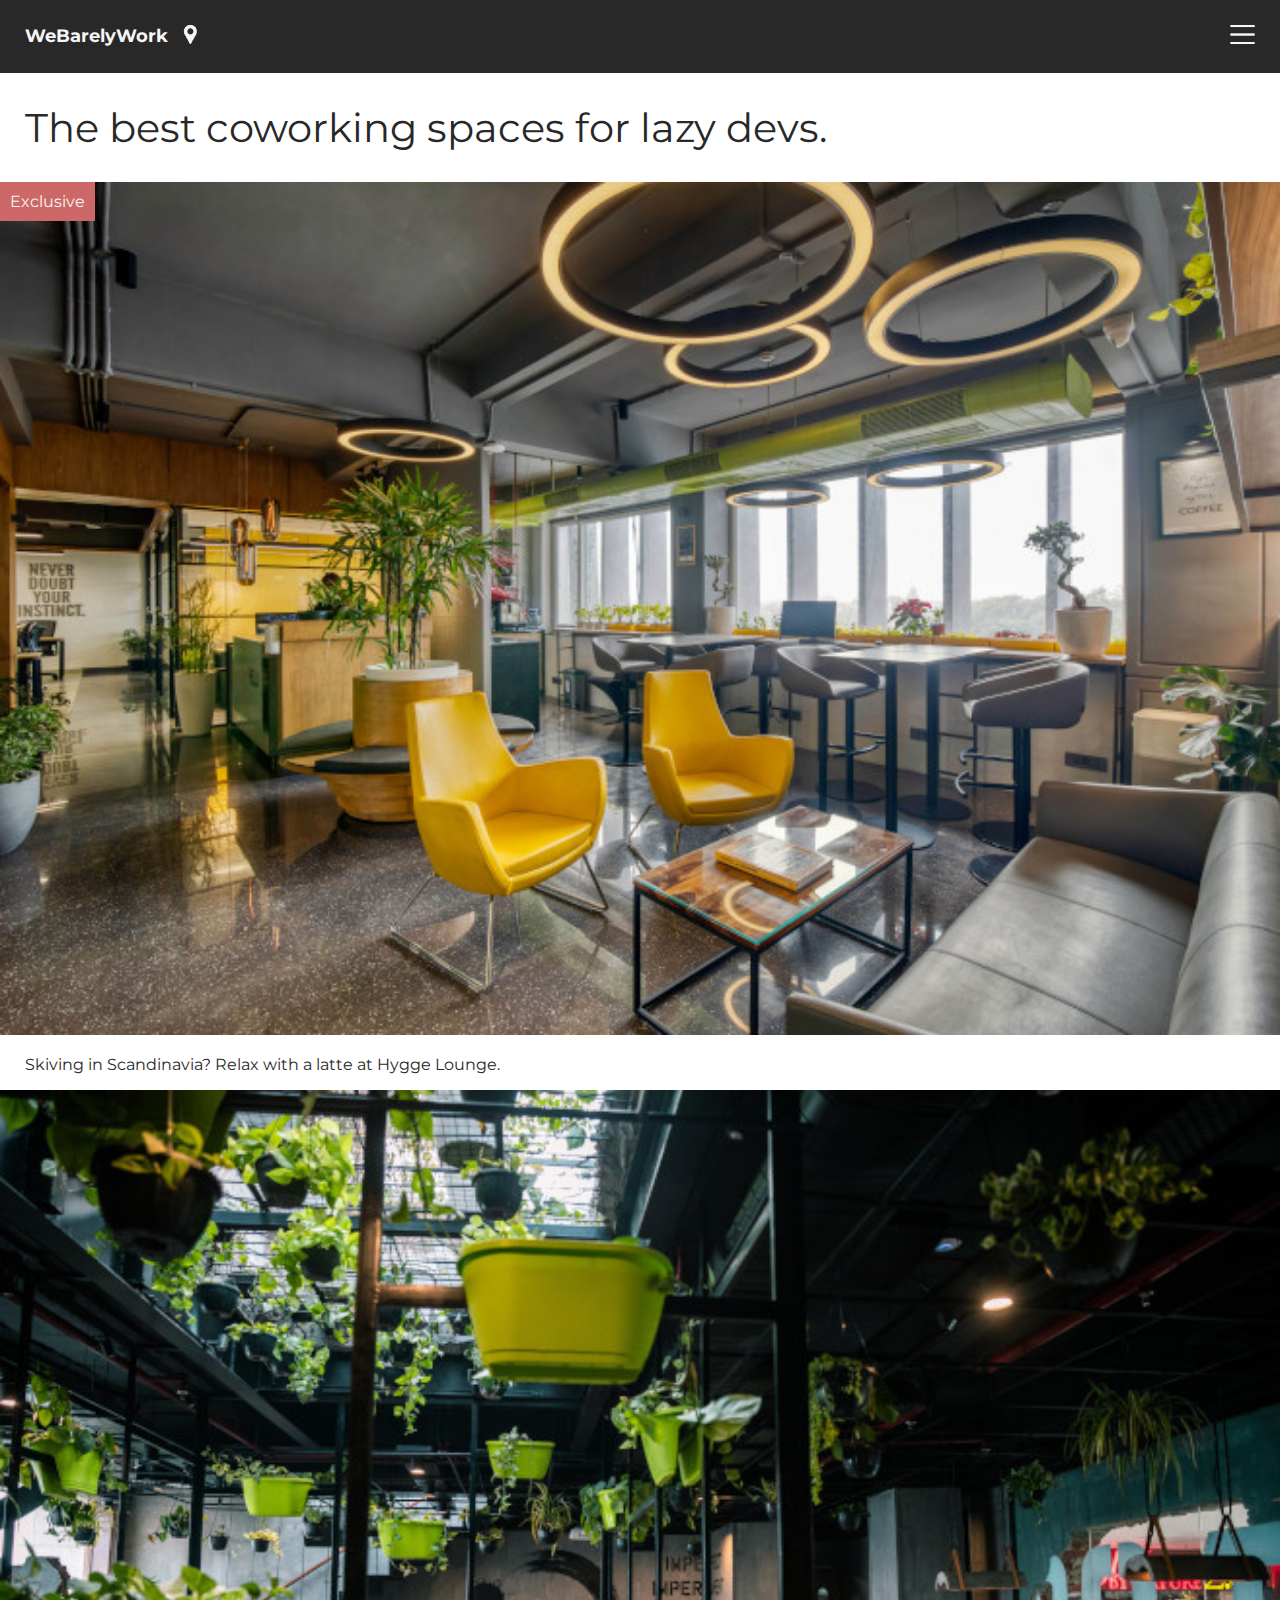
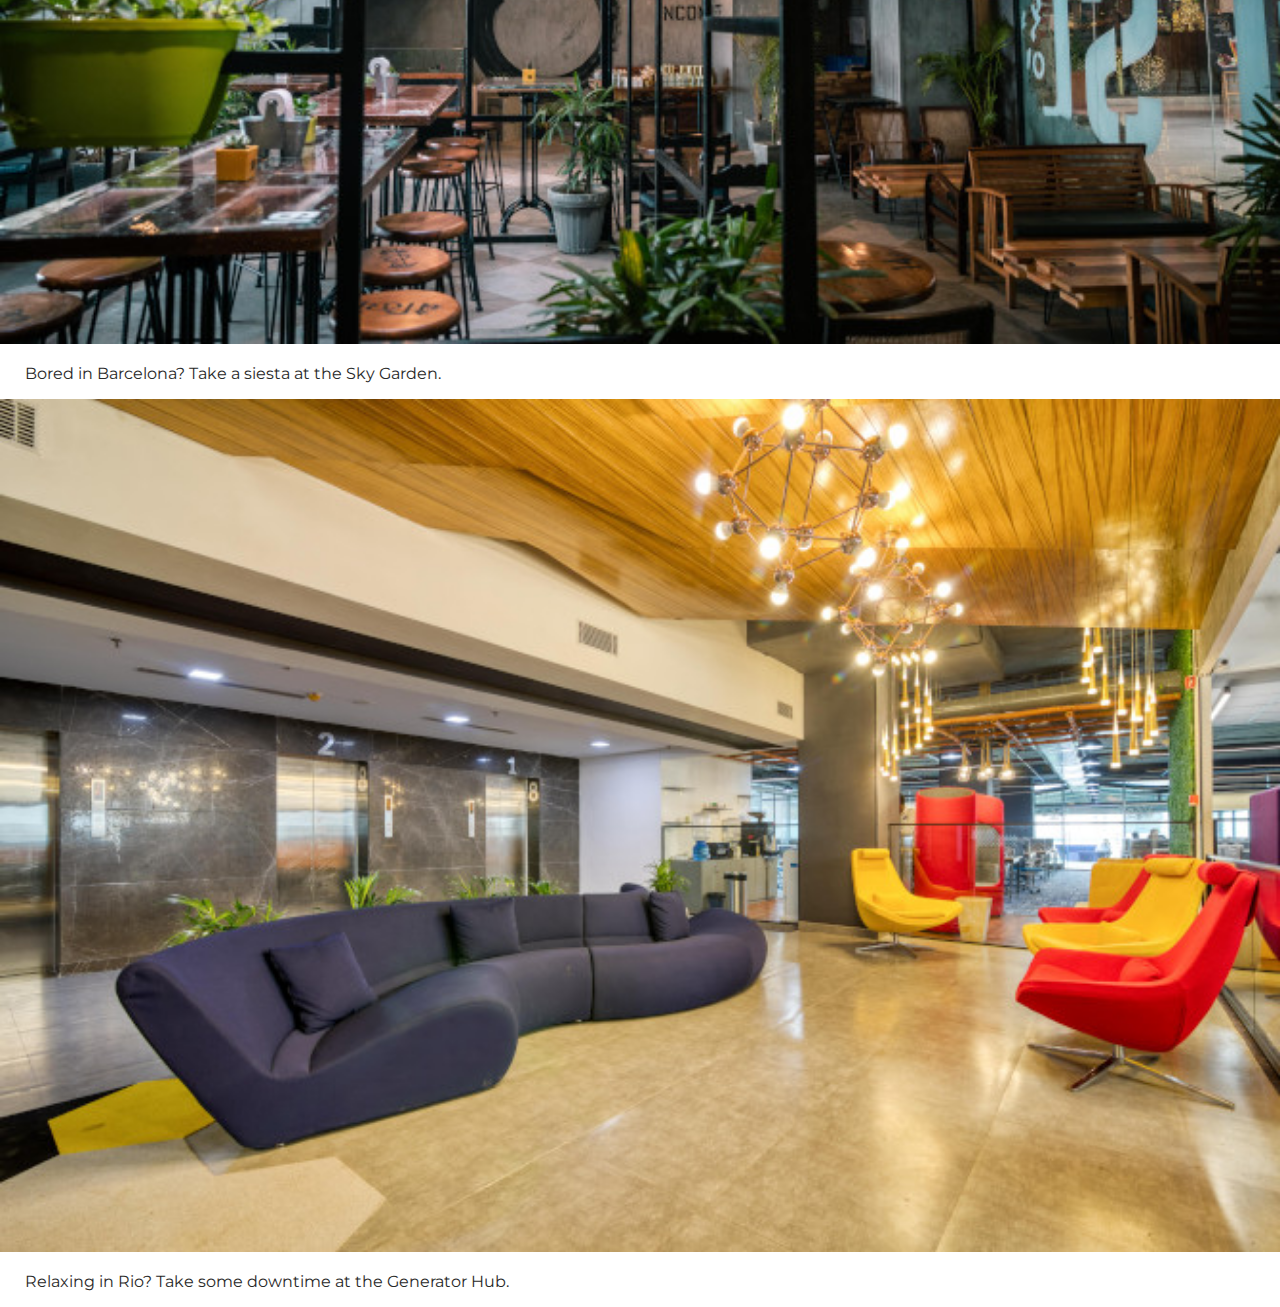
<file: position-absolute-task/index.html>
<!doctype html>
<html>
	<head>
		<link rel="preconnect" href="https://fonts.googleapis.com">
		<link rel="preconnect" href="https://fonts.gstatic.com" crossorigin>
		<link href="https://fonts.googleapis.com/css2?family=Montserrat:wght@400;700&display=swap" rel="stylesheet">
		<link rel="stylesheet" href="index.css">
	</head>

	<body>
		<header>
			<nav>
				<ul>
					<li class="logo">
						WeBarelyWork
					</li>
					<li>
						<img src="images/pin.png" class="icon" alt="location">
					</li>
					<li class="align-right">
						<img src="images/burger.png" class="icon">
					</li>
				</ul>
			</nav>
		</header> 
		<main>
			<section>
				<h1>The best coworking spaces for lazy devs.</h1>
			</section>
			
			<section class="item">
				<img src="images/hygge.jpg" class="item-img" alt="A smart coworking space">
				<!-- banner here -->
				
				 <div class="img-banner">Exclusive</div>
				<div class="caption">
					<p>Skiving in Scandinavia? Relax with a latte at Hygge Lounge.</p>
				</div>
			</section> 
			
			<section class="item">
				<img src="images/sky-garden.jpg" class="item-img" alt="A coworking space with plants">
				<div class="caption">
					<p>Bored in Barcelona? Take a siesta at the Sky Garden.</p>
				</div>
			</section> 
			
			<section class="item">
				<img src="images/generator.jpg" class="item-img" alt="A comfortable coworking space">
				<div class="caption">
					<p>Relaxing in Rio? Take some downtime at the Generator Hub.</p>
				</div>
			</section>
			
		</main>
	</body>
</html>
</file>
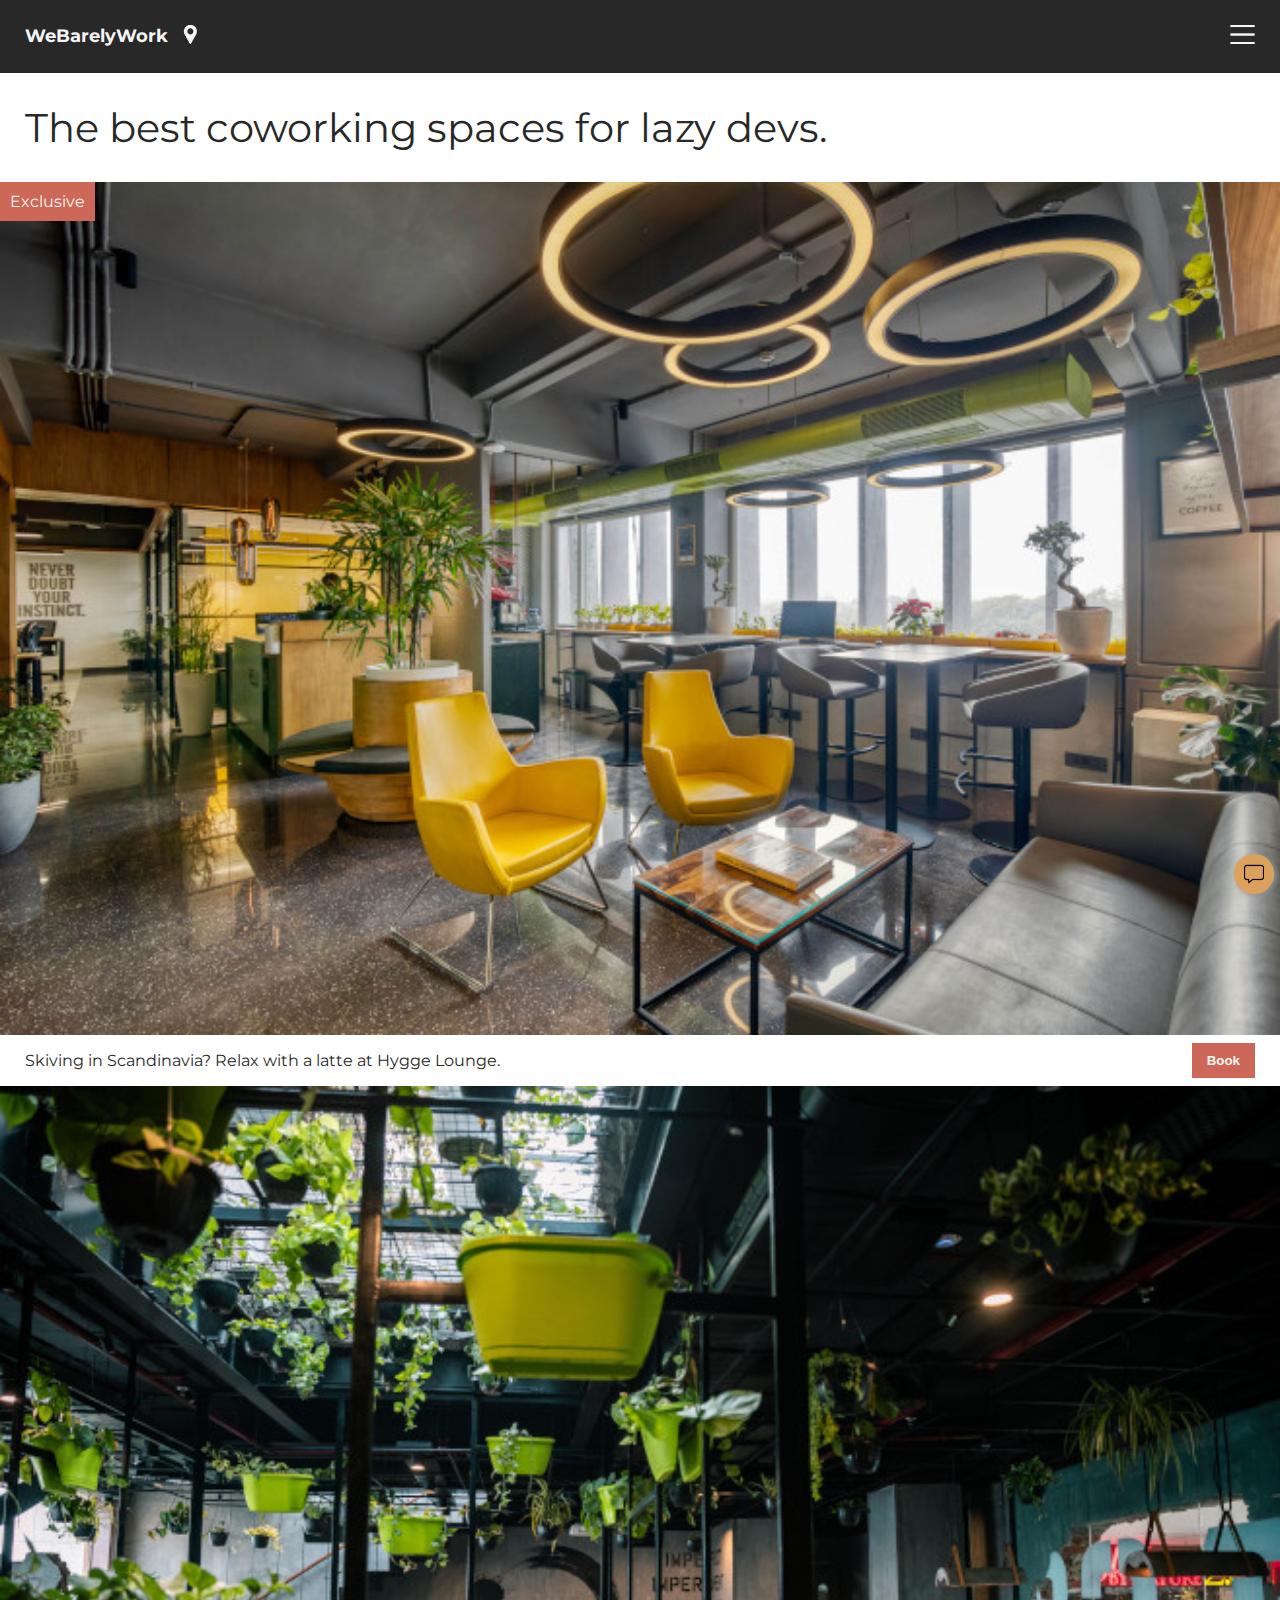
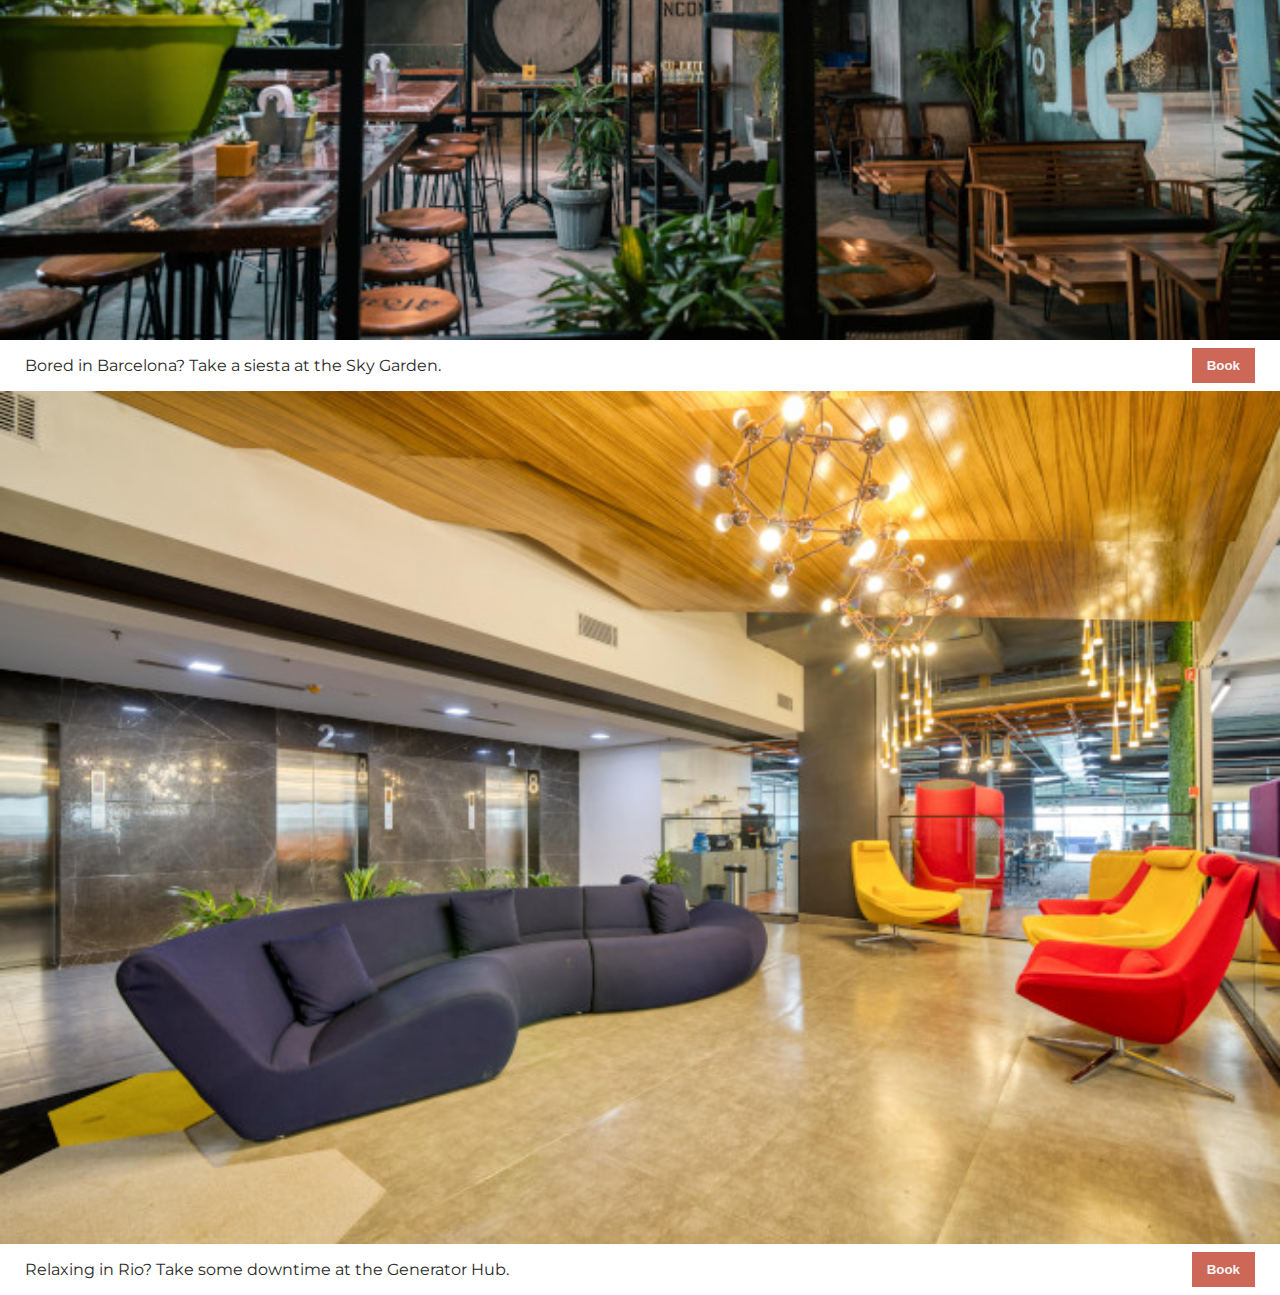
<file: position-fixed-task/index.html>
<!DOCTYPE html>
<html>
  <head>
    <link rel="preconnect" href="https://fonts.googleapis.com" />
    <link rel="preconnect" href="https://fonts.gstatic.com" crossorigin />
    <link
      href="https://fonts.googleapis.com/css2?family=Montserrat:wght@400;700&display=swap"
      rel="stylesheet"
    />
    <link rel="stylesheet" href="index.css" />
  </head>

  <body>
    <header>
      <nav>
        <ul>
          <li class="logo">WeBarelyWork</li>
          <li>
            <img src="images/pin.png" class="icon" alt="location" />
          </li>
          <li class="align-right">
            <img src="images/burger.png" class="icon" />
          </li>
        </ul>
      </nav>
    </header>
    <main>
      <section>
        <h1>The best coworking spaces for lazy devs.</h1>
      </section>

      <section class="item">
        <img
          src="images/hygge.jpg"
          class="item-img"
          alt="A smart coworking space"
        />
        <div class="img-banner">Exclusive</div>
        <div class="caption">
          <p>Skiving in Scandinavia? Relax with a latte at Hygge Lounge.</p>
          <button>Book</button>
        </div>
      </section>

      <section class="item">
        <img
          src="images/sky-garden.jpg"
          class="item-img"
          alt="A coworking space with plants"
        />
        <div class="caption">
          <p>Bored in Barcelona? Take a siesta at the Sky Garden.</p>
          <button>Book</button>
        </div>
      </section>

      <section class="item">
        <img
          src="images/generator.jpg"
          class="item-img"
          alt="A comfortable coworking space"
        />
        <div class="caption">
          <p>Relaxing in Rio? Take some downtime at the Generator Hub.</p>
          <button>Book</button>
        </div>
      </section>
    </main>
    <div class="chatbox-bg">
      <img src="images/message.png" class="chatbox-img" alt="chatbox" />
    </div>
  </body>
</html>
</file>
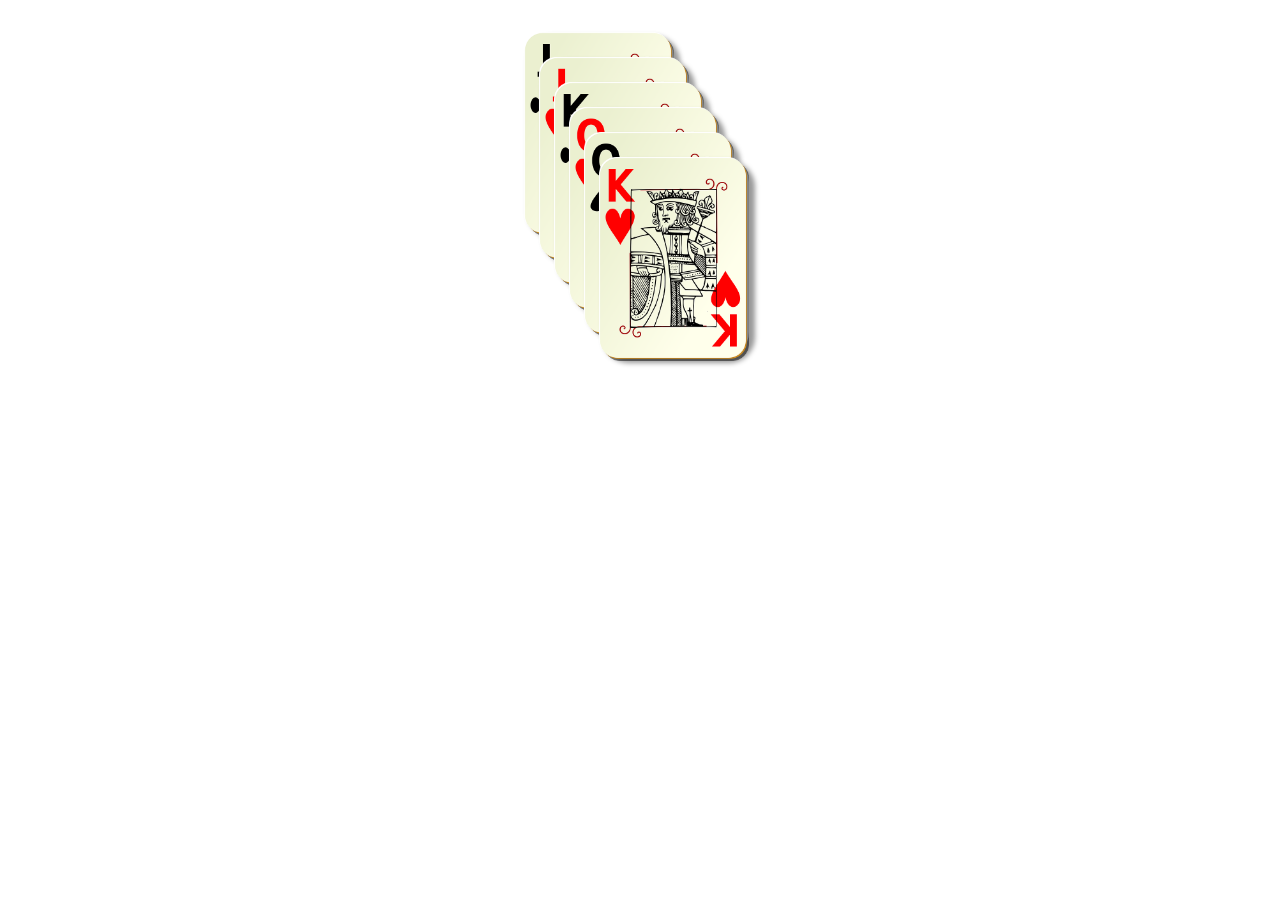
<file: z-index/index.html>
<!doctype html>
<html>

<head>
	<link rel="stylesheet" href="index.css">
</head>

<body>
	<section class="container">
		<div class="card card-1">
			<img src="cards/jclubs.png" alt="Jack of Clubs">
		</div>
		<div class="card card-2">
			<img src="cards/jhearts.png" alt="Jack of Hearts">
		</div>
		<div class="card card-3">
			<img src="cards/kclubs.png" alt="King of Clubs">
		</div>
		<div class="card card-4">
			<img src="cards/qhearts.png" alt="Queen of Hearts">
		</div>
		<div class="card card-5">
			<img src="cards/qspades.png" alt="Queen of Spades">
		</div>
		<div class="card card-6">
			<img src="cards/khearts.png" alt="King of Hearts">
		</div>
	</section>
</body>

</html>
</file>
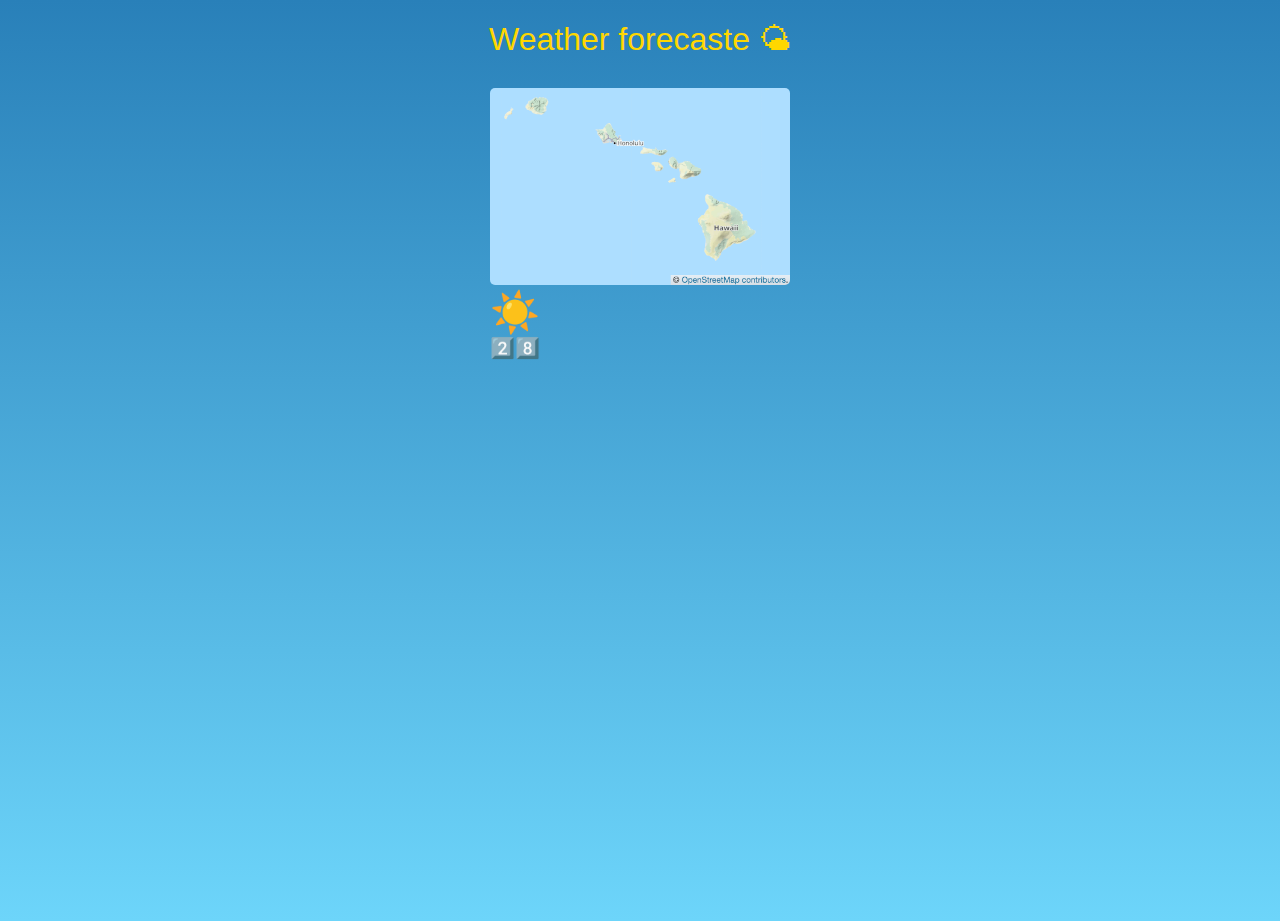
<file: position-absolute.html>
<!DOCTYPE html>
<html lang="en">
  <head>
    <meta charset="UTF-8" />
    <meta name="viewport" content="width=device-width, initial-scale=1.0" />
    <title>position</title>
    <link rel="stylesheet" href="position-absolute.css" />
  </head>
  <body>
    <h1>Weather forecaste 🌤</h1>

    <div class="map-container">
      <img src="hawaii.png" />
      <div class="sun-icon">☀️</div>
      <div class="temperature">2️⃣8️⃣</div>
    </div>
  </body>
</html>
</file>
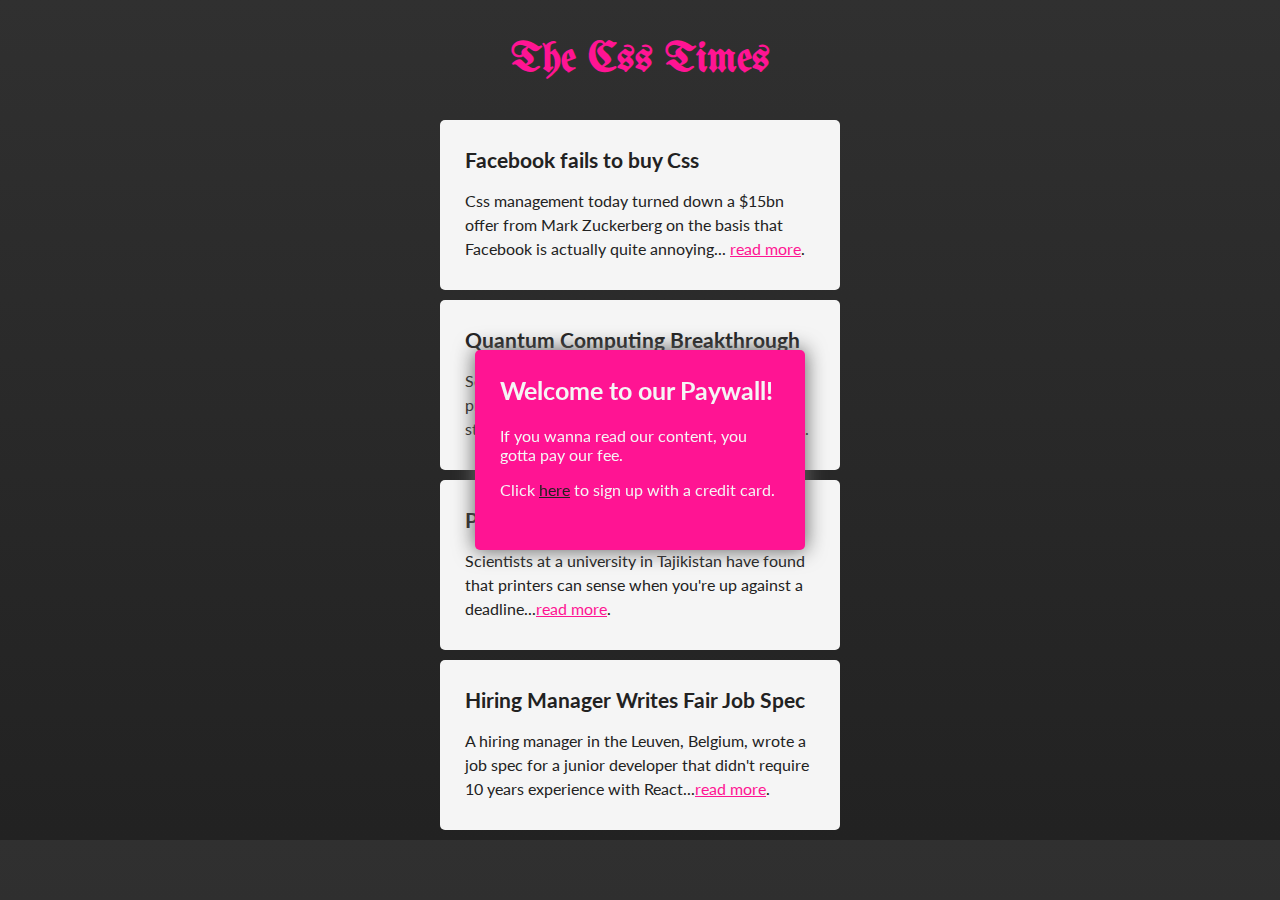
<file: position-fixed.html>
<!DOCTYPE html>
<html lang="en">
  <head>
    <meta charset="UTF-8" />
    <meta name="viewport" content="width=device-width, initial-scale=1.0" />
    <title>position fixed</title>
    <link rel="preconnect" href="https://fonts.googleapis.com" />
    <link rel="preconnect" href="https://fonts.gstatic.com" crossorigin />
    <link
      href="https://fonts.googleapis.com/css2?family=Lato:wght@400;700&family=UnifrakturMaguntia&display=swap"
      rel="stylesheet"
    />
    <link rel="stylesheet" href="fixed.css" />
  </head>
  <body>
    <header>
      <h1>The Css Times</h1>
    </header>
    <main>
      <article>
        <h2>Facebook fails to buy Css</h2>
        Css management today turned down a $15bn offer from Mark Zuckerberg on
        the basis that Facebook is actually quite annoying...
        <a href="/" class="read-more">read more</a>.
      </article>
      <article>
        <h2>Quantum Computing Breakthrough</h2>
        Scientists have achieved something that was previosuly the stuff of
        Sci-Fi films. They have stopped content overflowing in CSS...
        <a href="/" class="read-more">read more</a>.
      </article>
      <article>
        <h2>Printers Can Smell Fear</h2>
        Scientists at a university in Tajikistan have found that printers can
        sense when you're up against a deadline...<a href="/" class="read-more"
          >read more</a
        >.
      </article>
      <article>
        <h2>Hiring Manager Writes Fair Job Spec</h2>
        A hiring manager in the Leuven, Belgium, wrote a job spec for a junior
        developer that didn't require 10 years experience with React...<a
          href="/"
          class="read-more"
          >read more</a
        >.
      </article>
    </main>
    <div class="pop-up">
      <h2 class="paywall-heading">Welcome to our Paywall!</h2>
      <p>If you wanna read our content, you gotta pay our fee.</p>
      Click <a href="/">here</a> to sign up with a credit card.
    </div>
  </body>
</html>
</file>
<file: position-absolute-task/index.css>
body {
    margin: 0;
    padding: 0;
    font-family: 'Montserrat', sans-serif;
    color: #282828;
}

header {
    background-color: #282828;
    color: whitesmoke;
}

.logo {
    font-size: 18px;
    font-weight: 700;
}

ul {
    display: flex;
    list-style-type: none;
    align-items: center;
    margin: 0;
    padding: 25px;
    gap: 10px
}

li {
    cursor: pointer;
}

.icon {
    width: 25px;
}

.align-right {
    margin-left: auto;
} 

h1 {
    font-size: 40px;
    font-weight: 400;
    margin: 30px 25px;
}

.item-img {
    width: 100%;
}

.caption {
    margin: 0 25px;
}

.img-banner{
    background-color: #cd6868;
    color: whitesmoke;
    padding: 10px;
    position: absolute;
    top: 0;
    left: 0;
}

.item{
    position: relative;
}
</file>
<file: position-fixed-task/index.css>
body {
  margin: 0;
  padding: 0;
  font-family: "Montserrat", sans-serif;
  color: #282828;
}

header {
  background-color: #282828;
  color: whitesmoke;
}

.logo {
  font-size: 18px;
  font-weight: 700;
}

ul {
  display: flex;
  list-style-type: none;
  align-items: center;
  margin: 0;
  padding: 25px;
  gap: 10px;
}

li {
  cursor: pointer;
}

.icon {
  width: 25px;
}

.align-right {
  margin-left: auto;
}

h1 {
  font-size: 40px;
  font-weight: 400;
  margin: 30px 25px;
}

.item {
  position: relative;
}

.item-img {
  display: block;
  width: 100%;
}

.caption {
  display: flex;
  justify-content: space-between;
  gap: 20px;
  margin: 0 25px;
}

.img-banner {
  position: absolute;
  top: 0;
  left: 0;
  background-color: #cd6858;
  color: whitesmoke;
  padding: 10px;
}

button {
  align-self: center;
  border: none;
  background-color: #cd6858;
  color: whitesmoke;
  padding: 10px 15px;
  font-weight: 700;
  cursor: pointer;
}

.chatbox-bg {
  /*
Challenge:
1. Position the chatbox in the bottom 
   corner of the window, 6px from bottom
   and 6px from the right. 
*/
  position: fixed;
  bottom: 6px;
  right: 6px;
  background-color: #dda15e;
  width: 40px;
  height: 40px;
  border-radius: 50%;
  cursor: pointer;
  box-shadow: 1px 1px 5px #999;
  display: flex;
}

.chatbox-img {
  margin: auto;
  width: 50%;
}
</file>
<file: z-index/index.css>
html, body {
    margin: 0;
    padding: 0;
}

.container {
    margin: 2em auto;
    width: 232px;
    position: relative;
    height: 332px;
    /* background-color: deeppink; */
}

img {
    width: 150px;
}

.card {
    width: 150px;
    height: 200px;
    background-size: cover;
    box-shadow: 5px 5px 5px 1px #999;
    border-radius: 25px;
    position: absolute;
}

.card:hover {
    
}

.card-1 {
    left: 0; 
    top: 0;
}
.card-2 {
    left: 15px; 
    top: 25px;
}
.card-3 {
    left: 30px; 
    top: 50px;
}
.card-4 {
    left: 45px; 
    top: 75px;
}
.card-5 {
    left: 60px; 
    top: 100px;
}
.card-6 {
    left: 75px; 
    top: 125px;
}
</file>
<file: position-absolute.css>
body {
  margin: 0;
  padding: 0;
  background: linear-gradient(#2980b9, #6dd5fa);
  height: 100vh;
  font-family: "Montserrat", sans-serif;
}

h1 {
  text-align: center;
  color: gold;
  font-weight: 300;
}

.map-container {
  margin: 30px auto 0 auto;
  width: 300px;
}

img {
  width: 100%;
  border-radius: 5px;
}

.sun-icon {
  font-size: 40px;
}

.temperature {
  /*
Challenge:
1. Position the temperature div 
   next to the sun emoji. 
*/
  font-size: 20px;
}
</file>
<file: fixed.css>
html, body {
    margin: 0;
    padding: 0;
    font-family: 'Lato', sans-serif;
    background-image: linear-gradient(#303030, #222)
}

h1{
    font-family: 'UnifrakturMaguntia', cursive;
    font-size: 42px;
    color: deeppink;
} 

h2{
    font-size: 21px;
}

.paywall-heading{
    font-size: 25px;
    margin-top: 0;
}

main, header{
    width: 400px;
    margin: 0 auto;
}

header{
    text-align: center;
    padding: 10px 0;
}

article{
    height: 150px;
    padding: 10px 25px;
    margin-bottom: 10px;
    background-color: whitesmoke;
    color: #222;
    line-height: 24px;
    border-radius: 5px; 
}

.pop-up{
    position: fixed;
    top: 0;
    bottom: 0;
    left: 0;
    right: 0;
    margin: auto;
    background-color: deeppink;
    color: whitesmoke;
    width: 280px;
    height: 150px;
    padding: 25px; 
    border-radius: 5px;
    box-shadow: 0px 0px 20px 1px #666;
}

a{
    color: #222;
}

.read-more{
    color: deeppink;
}
</file>
